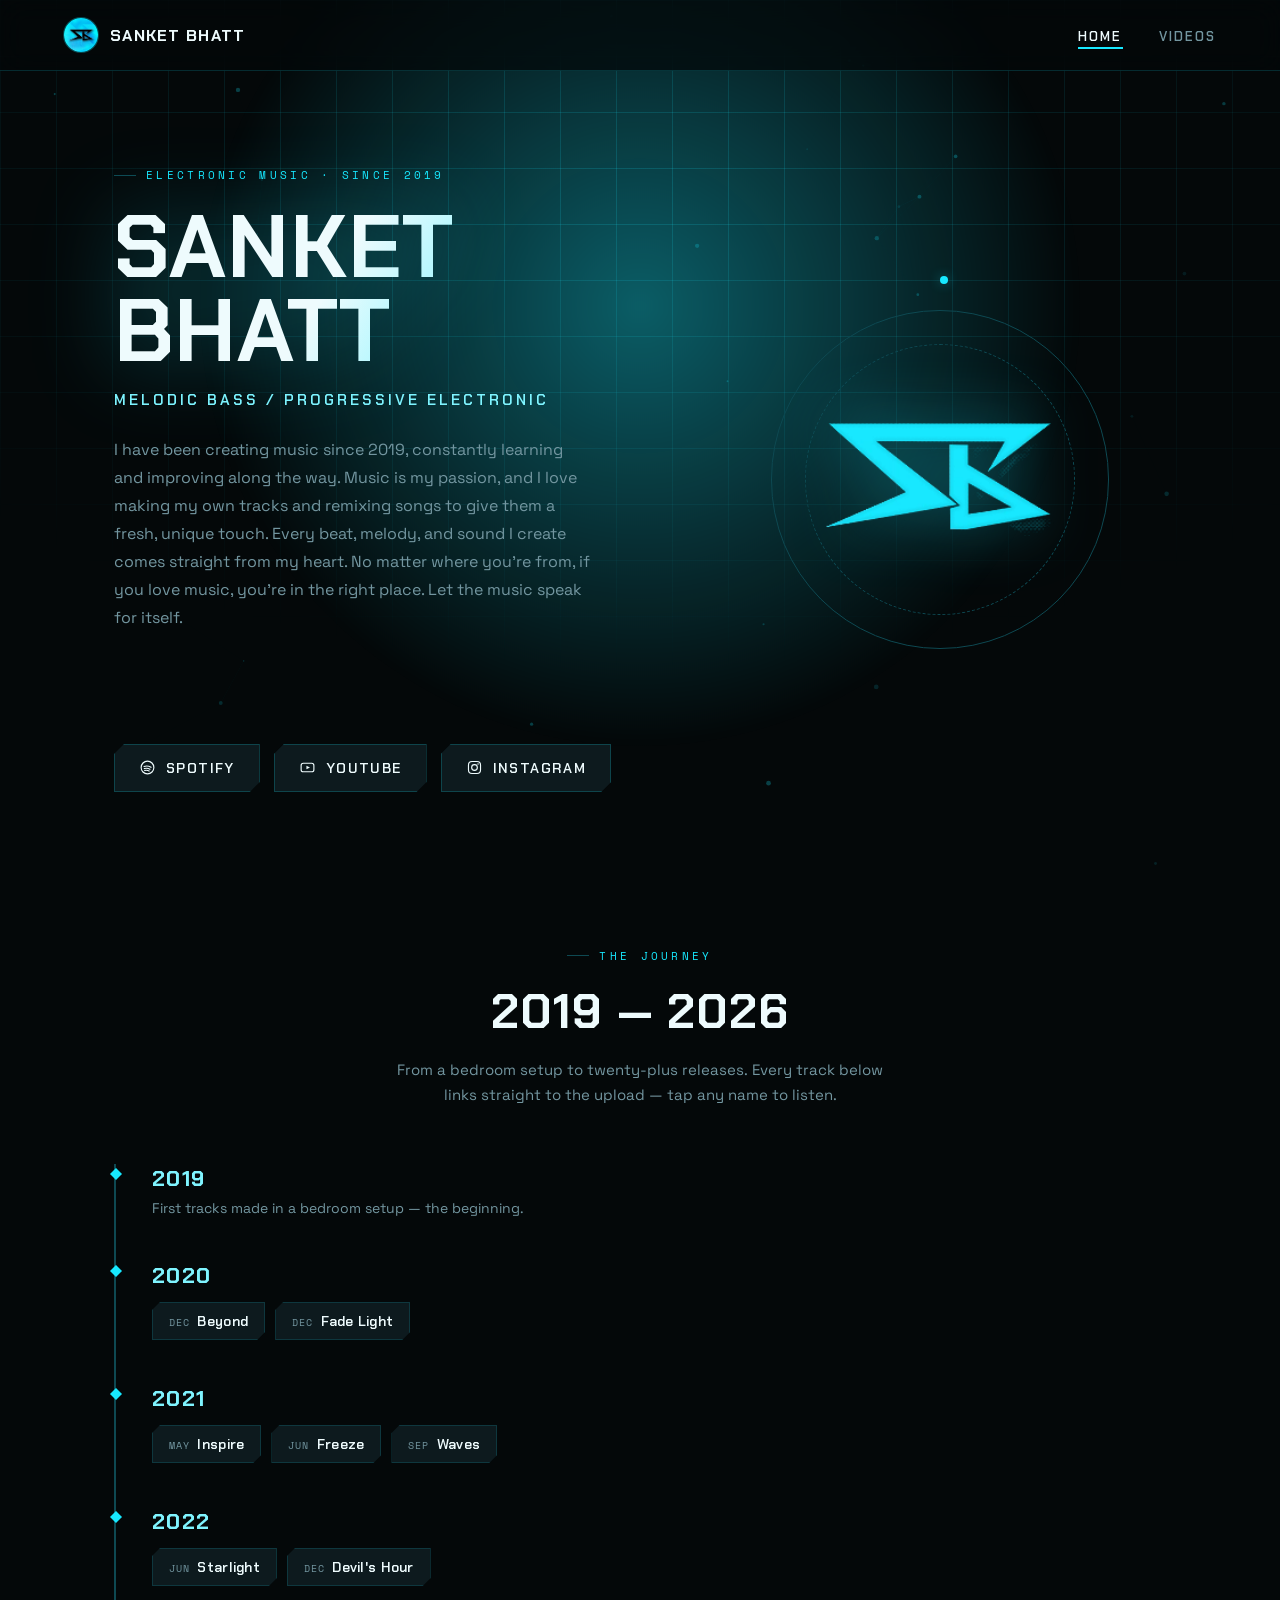
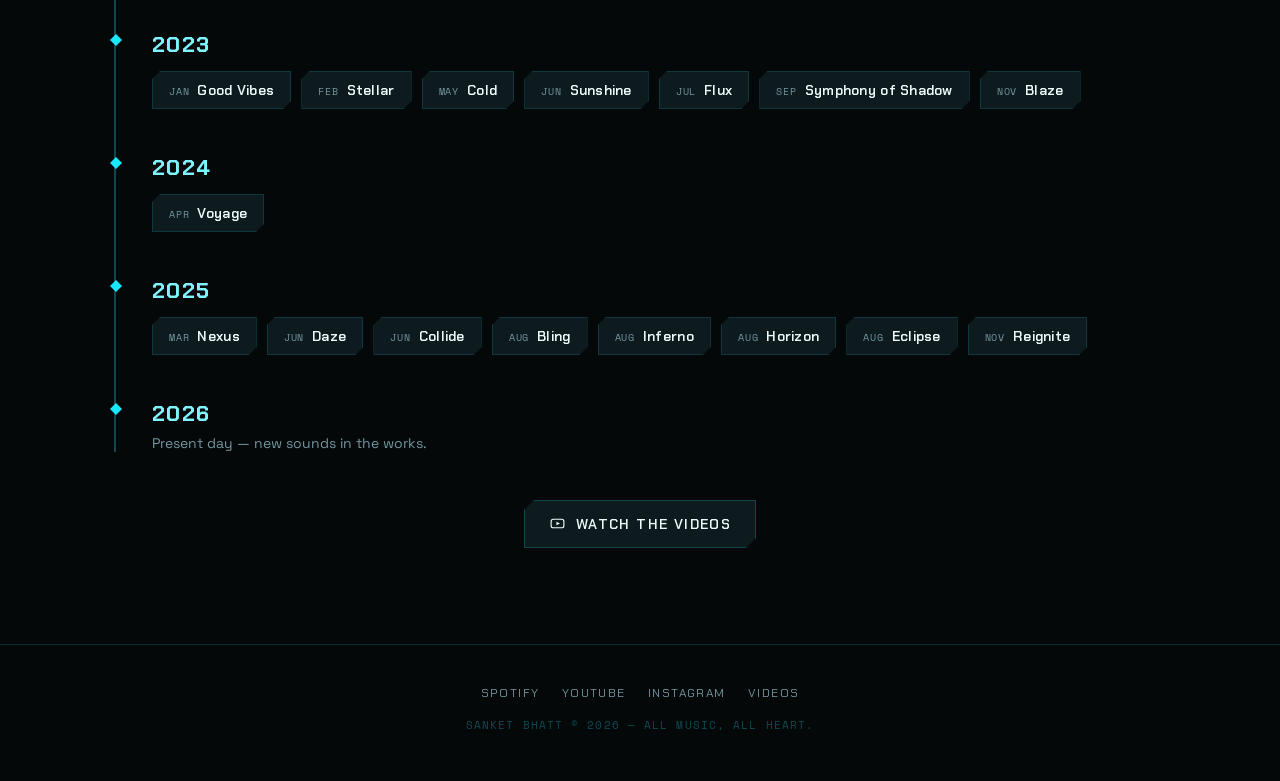
<file: index.html>
<!DOCTYPE html>
<html lang="en">
<head>
<meta charset="UTF-8">
<meta name="viewport" content="width=device-width, initial-scale=1.0">
<title>Sanket Bhatt — Electronic Music</title>
<meta name="description" content="Sanket Bhatt — melodic bass and progressive electronic music since 2019. Listen on Spotify, YouTube and Instagram.">
<link rel="icon" href="badge.webp">
<link rel="preconnect" href="https://fonts.googleapis.com">
<link rel="preconnect" href="https://fonts.gstatic.com" crossorigin>
<link href="https://fonts.googleapis.com/css2?family=Chakra+Petch:wght@500;600;700&family=Space+Grotesk:wght@400;500&family=Space+Mono:wght@400;700&display=swap" rel="stylesheet">
<link rel="stylesheet" href="style.css">
</head>
<body>

<div class="grid-bg"></div>
<div class="glow-top"></div>
<canvas id="ambient-canvas"></canvas>

<nav>
  <a class="nav-brand" href="index.html">
    <img src="badge.webp" alt="Sanket Bhatt">
    <span>Sanket Bhatt</span>
  </a>
  <ul class="nav-links">
    <li><a href="index.html">Home</a></li>
    <li><a href="videos.html">Videos</a></li>
  </ul>
</nav>

<main>

  <section class="hero">
    <div class="hero-left">
      <div class="eyebrow">Electronic Music &middot; Since 2019</div>
      <h1 class="display">Sanket<br>Bhatt</h1>
      <div class="subhead">Melodic Bass / Progressive Electronic</div>
      <p class="bio">I have been creating music since 2019, constantly learning and improving along the way. Music is my passion, and I love making my own tracks and remixing songs to give them a fresh, unique touch. Every beat, melody, and sound I create comes straight from my heart. No matter where you're from, if you love music, you're in the right place. Let the music speak for itself.</p>

      <div class="waveform" id="waveform"></div>

      <div class="platforms">
        <a class="platform-btn" href="https://open.spotify.com/artist/1VACsWTrn2zGETTrijTl0z?si=lRrB42oaTxKC2kicAt6q9Q" target="_blank" rel="noopener">
          <svg viewBox="0 0 24 24" fill="none" stroke="currentColor" stroke-width="1.6"><circle cx="12" cy="12" r="9"/><path d="M7 10.5c3-1 7-.6 10 1.2M7.5 13.5c2.5-.8 5.8-.4 8 .9M8 16.3c2-.6 4.6-.3 6.3.7" stroke-linecap="round"/></svg>
          Spotify
        </a>
        <a class="platform-btn" href="https://www.youtube.com/@Sanket_Bhatt" target="_blank" rel="noopener">
          <svg viewBox="0 0 24 24" fill="none" stroke="currentColor" stroke-width="1.6"><rect x="3" y="6" width="18" height="12" rx="3"/><path d="M10.5 9.5l5 2.5-5 2.5z" fill="currentColor" stroke="none"/></svg>
          YouTube
        </a>
        <a class="platform-btn" href="https://instagram.com/sanket_1225" target="_blank" rel="noopener">
          <svg viewBox="0 0 24 24" fill="none" stroke="currentColor" stroke-width="1.6"><rect x="3.5" y="3.5" width="17" height="17" rx="5"/><circle cx="12" cy="12" r="4"/><circle cx="17" cy="7" r="1" fill="currentColor" stroke="none"/></svg>
          Instagram
        </a>
      </div>
    </div>

    <div class="hero-right">
      <div class="mark-stage">
        <div class="mark-ring r2"></div>
        <div class="mark-ring r3"></div>
        <div class="mark-orbit-dot"></div>
        <img class="mark-img" src="mark.webp" alt="">
      </div>
    </div>
  </section>

  <section class="section" id="journey">
    <div class="section-head reveal">
      <div class="eyebrow">The Journey</div>
      <h2 class="display">2019 — 2026</h2>
      <p>From a bedroom setup to twenty-plus releases. Every track below links straight to the upload — tap any name to listen.</p>
    </div>

    <div class="timeline" id="timeline"></div>

    <div class="timeline-cta reveal">
      <a class="platform-btn" href="videos.html">
        <svg viewBox="0 0 24 24" fill="none" stroke="currentColor" stroke-width="1.6"><rect x="3" y="6" width="18" height="12" rx="3"/><path d="M10.5 9.5l5 2.5-5 2.5z" fill="currentColor" stroke="none"/></svg>
        Watch the videos
      </a>
    </div>
  </section>

</main>

<footer>
  <div class="foot-links">
    <a href="https://open.spotify.com/artist/1VACsWTrn2zGETTrijTl0z?si=lRrB42oaTxKC2kicAt6q9Q" target="_blank" rel="noopener">Spotify</a>
    <a href="https://www.youtube.com/@Sanket_Bhatt" target="_blank" rel="noopener">YouTube</a>
    <a href="https://instagram.com/sanket_1225" target="_blank" rel="noopener">Instagram</a>
    <a href="videos.html">Videos</a>
  </div>
  <div class="copy">Sanket Bhatt &copy; 2026 &mdash; All music, all heart.</div>
</footer>

<script src="script.js"></script>
</body>
</html>
</file>
<file: style.css>
:root{
  --bg:#040809;
  --bg-alt:#0a1417;
  --bg-raised:#0d1a1e;
  --cyan:#17e8ff;
  --cyan-2:#7ff4ff;
  --cyan-dim:#0e4952;
  --violet:#7c6bff;
  --text:#eefbfd;
  --text-muted:#7396a0;
  --line:rgba(23,232,255,0.16);
  --glow:rgba(23,232,255,0.38);
  --maxw:1180px;
}
*{box-sizing:border-box; margin:0; padding:0;}
html{scroll-behavior:smooth;}
body{
  background:var(--bg);
  color:var(--text);
  font-family:'Space Grotesk', sans-serif;
  min-height:100vh;
  overflow-x:hidden;
  position:relative;
}
::selection{background:var(--cyan); color:#020506;}
a{color:inherit;}
img{display:block; max-width:100%;}

.display{
  font-family:'Chakra Petch', sans-serif;
  font-weight:700;
  text-transform:uppercase;
}

/* ambient grid */
.grid-bg{
  position:fixed; inset:0; z-index:0; pointer-events:none;
  background-image:
    linear-gradient(var(--line) 1px, transparent 1px),
    linear-gradient(90deg, var(--line) 1px, transparent 1px);
  background-size:56px 56px;
  mask-image:radial-gradient(ellipse 90% 70% at 50% 20%, black 5%, transparent 78%);
}
.glow-top{
  position:fixed; top:-16%; left:50%; transform:translateX(-50%);
  width:1100px; height:900px; max-width:180vw;
  background:radial-gradient(circle, var(--glow) 0%, transparent 62%);
  z-index:0; pointer-events:none; filter:blur(6px);
}

/* ambient canvas fills full width, gives desktop life */
#ambient-canvas{
  position:fixed; inset:0; z-index:0; pointer-events:none;
  width:100%; height:100%;
  opacity:0.55;
}

/* NAV */
nav{
  position:sticky; top:0; z-index:50;
  display:flex; align-items:center; justify-content:space-between;
  padding:18px clamp(20px,5vw,64px);
  background:rgba(4,8,9,0.72);
  backdrop-filter:blur(14px);
  -webkit-backdrop-filter:blur(14px);
  border-bottom:1px solid var(--line);
}
.nav-brand{
  display:flex; align-items:center; gap:12px;
  text-decoration:none;
}
.nav-brand img{ width:34px; height:34px; border-radius:50%; box-shadow:0 0 0 1px rgba(23,232,255,0.3);}
.nav-brand span{
  font-family:'Chakra Petch', sans-serif;
  font-weight:700;
  font-size:16px;
  letter-spacing:0.08em;
  text-transform:uppercase;
}
.nav-links{
  display:flex; gap:clamp(18px,3vw,36px);
  list-style:none;
}
.nav-links a{
  font-family:'Chakra Petch', sans-serif;
  font-weight:600;
  font-size:13px;
  letter-spacing:0.16em;
  text-transform:uppercase;
  text-decoration:none;
  color:var(--text-muted);
  position:relative;
  padding-bottom:4px;
  transition:color 0.2s ease;
}
.nav-links a::after{
  content:'';
  position:absolute; left:0; bottom:0;
  width:0; height:2px;
  background:var(--cyan);
  transition:width 0.25s ease;
}
.nav-links a:hover, .nav-links a.active{ color:var(--text); }
.nav-links a:hover::after, .nav-links a.active::after{ width:100%; }

main{ position:relative; z-index:1; }

/* HERO */
.hero{
  max-width:var(--maxw);
  margin:0 auto;
  padding:clamp(48px,8vw,96px) clamp(20px,5vw,64px) clamp(64px,8vw,100px);
  display:grid;
  grid-template-columns:1.1fr 0.9fr;
  gap:48px;
  align-items:center;
  min-height:78vh;
}
@media (max-width:880px){
  .hero{ grid-template-columns:1fr; text-align:center; min-height:auto; padding-top:56px; }
}

.hero-left{ display:flex; flex-direction:column; }
@media (max-width:880px){ .hero-left{ align-items:center; } }

.eyebrow{
  font-family:'Space Mono', monospace;
  font-size:11px;
  letter-spacing:0.3em;
  text-transform:uppercase;
  color:var(--cyan);
  margin-bottom:22px;
  display:flex; align-items:center; gap:10px;
}
.eyebrow::before{ content:''; width:22px; height:1px; background:var(--cyan-dim); }

.hero-left h1{
  font-family:'Chakra Petch', sans-serif;
  font-weight:700;
  font-size:clamp(46px,7vw,88px);
  letter-spacing:0.01em;
  text-transform:uppercase;
  line-height:0.96;
  background:linear-gradient(120deg, var(--text) 40%, var(--cyan-2) 70%, var(--cyan) 100%);
  -webkit-background-clip:text;
  background-clip:text;
  color:transparent;
  filter:drop-shadow(0 0 44px var(--glow));
}

.hero-left .subhead{
  font-family:'Chakra Petch', sans-serif;
  font-weight:600;
  font-size:15px;
  letter-spacing:0.2em;
  text-transform:uppercase;
  color:var(--cyan-2);
  margin-top:16px;
}

.hero-left .bio{
  margin-top:26px;
  font-size:16px;
  line-height:1.75;
  color:var(--text-muted);
  max-width:480px;
}
@media (max-width:880px){ .hero-left .bio{ max-width:520px; } }

.waveform{
  display:flex; align-items:center; gap:4px;
  height:44px; margin:36px 0 4px;
}
@media (max-width:880px){ .waveform{ justify-content:center; } }
.waveform span{
  display:block; width:3px; border-radius:2px;
  background:linear-gradient(180deg, var(--cyan-2), var(--cyan-dim));
  animation:bounce 1.4s ease-in-out infinite;
}
@keyframes bounce{
  0%,100%{ height:6px; opacity:0.45; }
  50%{ height:44px; opacity:1; }
}

.platforms{
  display:flex; flex-wrap:wrap; gap:14px; margin-top:28px;
}
@media (max-width:880px){ .platforms{ justify-content:center; } }
.platform-btn{
  display:flex; align-items:center; gap:10px;
  padding:14px 24px;
  background:var(--bg-raised);
  border:1px solid rgba(23,232,255,0.2);
  color:var(--text);
  text-decoration:none;
  font-family:'Chakra Petch', sans-serif;
  font-weight:600;
  font-size:14px;
  letter-spacing:0.1em;
  text-transform:uppercase;
  clip-path:polygon(10px 0, 100% 0, 100% calc(100% - 10px), calc(100% - 10px) 100%, 0 100%, 0 10px);
  transition:background 0.25s ease, border-color 0.25s ease, transform 0.25s ease, box-shadow 0.25s ease;
}
.platform-btn svg{ width:17px; height:17px; flex-shrink:0; }
.platform-btn:hover{
  background:rgba(23,232,255,0.1);
  border-color:var(--cyan);
  transform:translateY(-2px);
  box-shadow:0 10px 28px -10px var(--glow);
}

/* hero right: animated mark stage */
.hero-right{
  position:relative;
  display:flex; align-items:center; justify-content:center;
  min-height:380px;
}
@media (max-width:880px){ .hero-right{ min-height:220px; margin-top:8px; } }
.mark-stage{
  position:relative;
  width:min(420px, 90%);
  aspect-ratio:1/1;
  display:flex; align-items:center; justify-content:center;
}
.mark-ring{
  position:absolute; inset:0;
  border-radius:50%;
  border:1px solid var(--cyan-dim);
}
.mark-ring.r2{ inset:34px; animation:spin-slow 40s linear infinite; }
.mark-ring.r3{ inset:68px; animation:spin-slow-rev 60s linear infinite; border-style:dashed; }
@keyframes spin-slow{ to{ transform:rotate(360deg); } }
@keyframes spin-slow-rev{ to{ transform:rotate(-360deg); } }
.mark-img{
  width:56%;
  filter:drop-shadow(0 0 32px var(--glow));
  transition:transform 0.15s ease-out;
  position:relative; z-index:2;
}
.mark-orbit-dot{
  position:absolute; width:8px; height:8px; border-radius:50%;
  background:var(--cyan); box-shadow:0 0 12px var(--glow);
  top:0; left:50%;
  animation:orbit 8s linear infinite;
}
@keyframes orbit{
  from{ transform:rotate(0deg) translateX(200px) rotate(0deg); }
  to{ transform:rotate(360deg) translateX(200px) rotate(-360deg); }
}
@media (max-width:880px){ .mark-orbit-dot{ animation:orbit-sm 8s linear infinite; } }
@keyframes orbit-sm{
  from{ transform:rotate(0deg) translateX(120px) rotate(0deg); }
  to{ transform:rotate(360deg) translateX(120px) rotate(-360deg); }
}

/* SECTION shared */
.section{
  max-width:var(--maxw);
  margin:0 auto;
  padding:56px clamp(20px,5vw,64px) 96px;
}
.section-head{
  display:flex; flex-direction:column; align-items:center;
  text-align:center;
  margin-bottom:56px;
}
.section-head .eyebrow{ margin-bottom:16px; justify-content:center; }
.section-head h2{
  font-family:'Chakra Petch', sans-serif;
  font-weight:700;
  font-size:clamp(30px,5vw,48px);
  text-transform:uppercase;
  letter-spacing:0.02em;
}
.section-head p{
  margin-top:14px;
  color:var(--text-muted);
  max-width:520px;
  font-size:15px;
  line-height:1.7;
}

.reveal{
  opacity:0; transform:translateY(24px);
  transition:opacity 0.7s ease, transform 0.7s ease;
}
.reveal.in-view{ opacity:1; transform:translateY(0); }

/* TIMELINE */
.timeline{
  position:relative;
  padding-left:28px;
  border-left:2px solid var(--cyan-dim);
}
@media (min-width:640px){ .timeline{ padding-left:36px; } }

.timeline-year{
  position:relative;
  margin-bottom:44px;
}
.timeline-year:last-child{ margin-bottom:0; }
.timeline-year::before{
  content:'';
  position:absolute;
  left:-34px; top:4px;
  width:12px; height:12px;
  background:var(--cyan);
  clip-path:polygon(50% 0, 100% 50%, 50% 100%, 0 50%);
  box-shadow:0 0 14px var(--glow);
}
@media (min-width:640px){ .timeline-year::before{ left:-42px; } }

.timeline-year h3{
  font-family:'Chakra Petch', sans-serif;
  font-weight:700;
  font-size:22px;
  letter-spacing:0.06em;
  color:var(--cyan-2);
  margin-bottom:6px;
}
.timeline-year .milestone{
  color:var(--text-muted);
  font-size:14px;
  font-style:normal;
}
.song-row{
  display:flex; flex-wrap:wrap; gap:10px;
  margin-top:12px;
}
.song-chip{
  display:inline-flex; align-items:baseline; gap:8px;
  padding:9px 16px;
  background:var(--bg-raised);
  border:1px solid rgba(23,232,255,0.14);
  text-decoration:none;
  color:var(--text);
  font-size:14px;
  clip-path:polygon(8px 0, 100% 0, 100% calc(100% - 8px), calc(100% - 8px) 100%, 0 100%, 0 8px);
  transition:border-color 0.2s ease, background 0.2s ease, transform 0.2s ease;
}
.song-chip .month{
  font-family:'Space Mono', monospace;
  font-size:10px;
  letter-spacing:0.08em;
  color:var(--text-muted);
  text-transform:uppercase;
}
.song-chip .name{
  font-family:'Chakra Petch', sans-serif;
  font-weight:600;
  letter-spacing:0.02em;
}
.song-chip:hover{
  border-color:var(--cyan);
  background:rgba(23,232,255,0.08);
  transform:translateY(-2px);
}

.timeline-cta{
  margin-top:48px;
  display:flex; justify-content:center;
}

/* VIDEO GRID */
.video-grid{
  display:grid;
  grid-template-columns:repeat(auto-fill, minmax(260px, 1fr));
  gap:22px;
}
.video-card{
  text-decoration:none;
  color:var(--text);
  background:var(--bg-raised);
  border:1px solid rgba(23,232,255,0.12);
  overflow:hidden;
  transition:border-color 0.25s ease, transform 0.25s ease, box-shadow 0.25s ease;
  display:flex; flex-direction:column;
}
.video-card:hover{
  border-color:var(--cyan);
  transform:translateY(-4px);
  box-shadow:0 14px 34px -14px var(--glow);
}
.thumb-wrap{
  position:relative;
  aspect-ratio:16/9;
  overflow:hidden;
  background:#000;
}
.thumb-wrap img{
  width:100%; height:100%; object-fit:cover;
  transition:transform 0.4s ease, filter 0.4s ease;
  filter:saturate(0.85) brightness(0.85);
}
.video-card:hover .thumb-wrap img{
  transform:scale(1.06);
  filter:saturate(1.05) brightness(0.95);
}
.thumb-wrap::after{
  content:'';
  position:absolute; inset:0;
  background:linear-gradient(180deg, transparent 55%, rgba(4,8,9,0.85) 100%);
}
.play-badge{
  position:absolute; z-index:2;
  top:50%; left:50%; transform:translate(-50%,-50%);
  width:52px; height:52px;
  border-radius:50%;
  background:rgba(4,8,9,0.55);
  border:1px solid var(--cyan);
  display:flex; align-items:center; justify-content:center;
  backdrop-filter:blur(4px);
  transition:transform 0.25s ease, background 0.25s ease;
}
.video-card:hover .play-badge{ transform:translate(-50%,-50%) scale(1.1); background:rgba(23,232,255,0.18); }
.play-badge svg{ width:16px; height:16px; margin-left:2px; }
.video-meta{
  padding:16px 18px 18px;
}
.video-meta .name{
  font-family:'Chakra Petch', sans-serif;
  font-weight:600;
  font-size:16px;
  letter-spacing:0.02em;
}
.video-meta .date{
  margin-top:4px;
  font-family:'Space Mono', monospace;
  font-size:11px;
  letter-spacing:0.08em;
  text-transform:uppercase;
  color:var(--text-muted);
}

footer{
  position:relative; z-index:1;
  text-align:center;
  padding:40px 24px 48px;
  border-top:1px solid var(--line);
}
footer .foot-links{
  display:flex; justify-content:center; gap:22px; margin-bottom:16px;
  flex-wrap:wrap;
}
footer a{
  font-family:'Chakra Petch', sans-serif;
  font-size:12px;
  letter-spacing:0.12em;
  text-transform:uppercase;
  text-decoration:none;
  color:var(--text-muted);
  transition:color 0.2s ease;
}
footer a:hover{ color:var(--cyan); }
footer .copy{
  font-family:'Space Mono', monospace;
  font-size:11px;
  letter-spacing:0.1em;
  text-transform:uppercase;
  color:var(--cyan-dim);
}

@media (prefers-reduced-motion: reduce){
  *{ animation:none !important; transition:none !important; }
}
</file>
